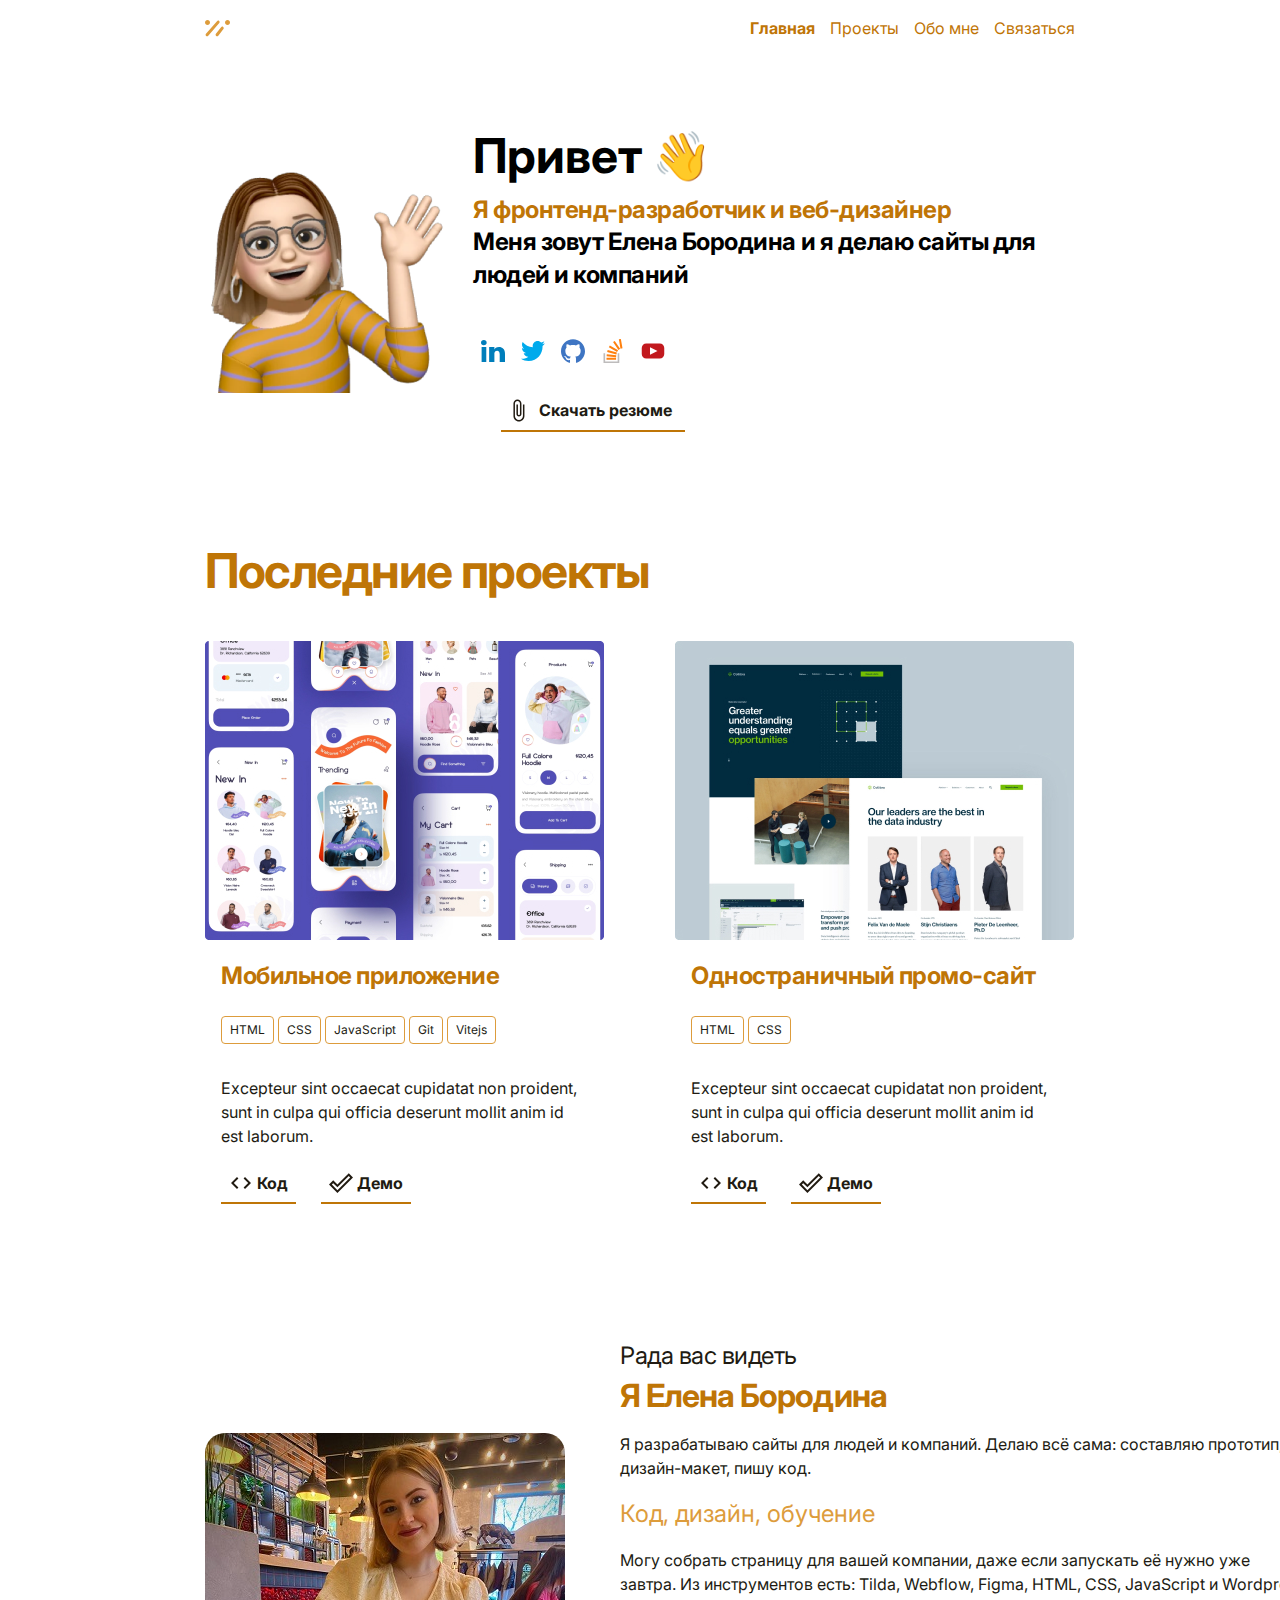
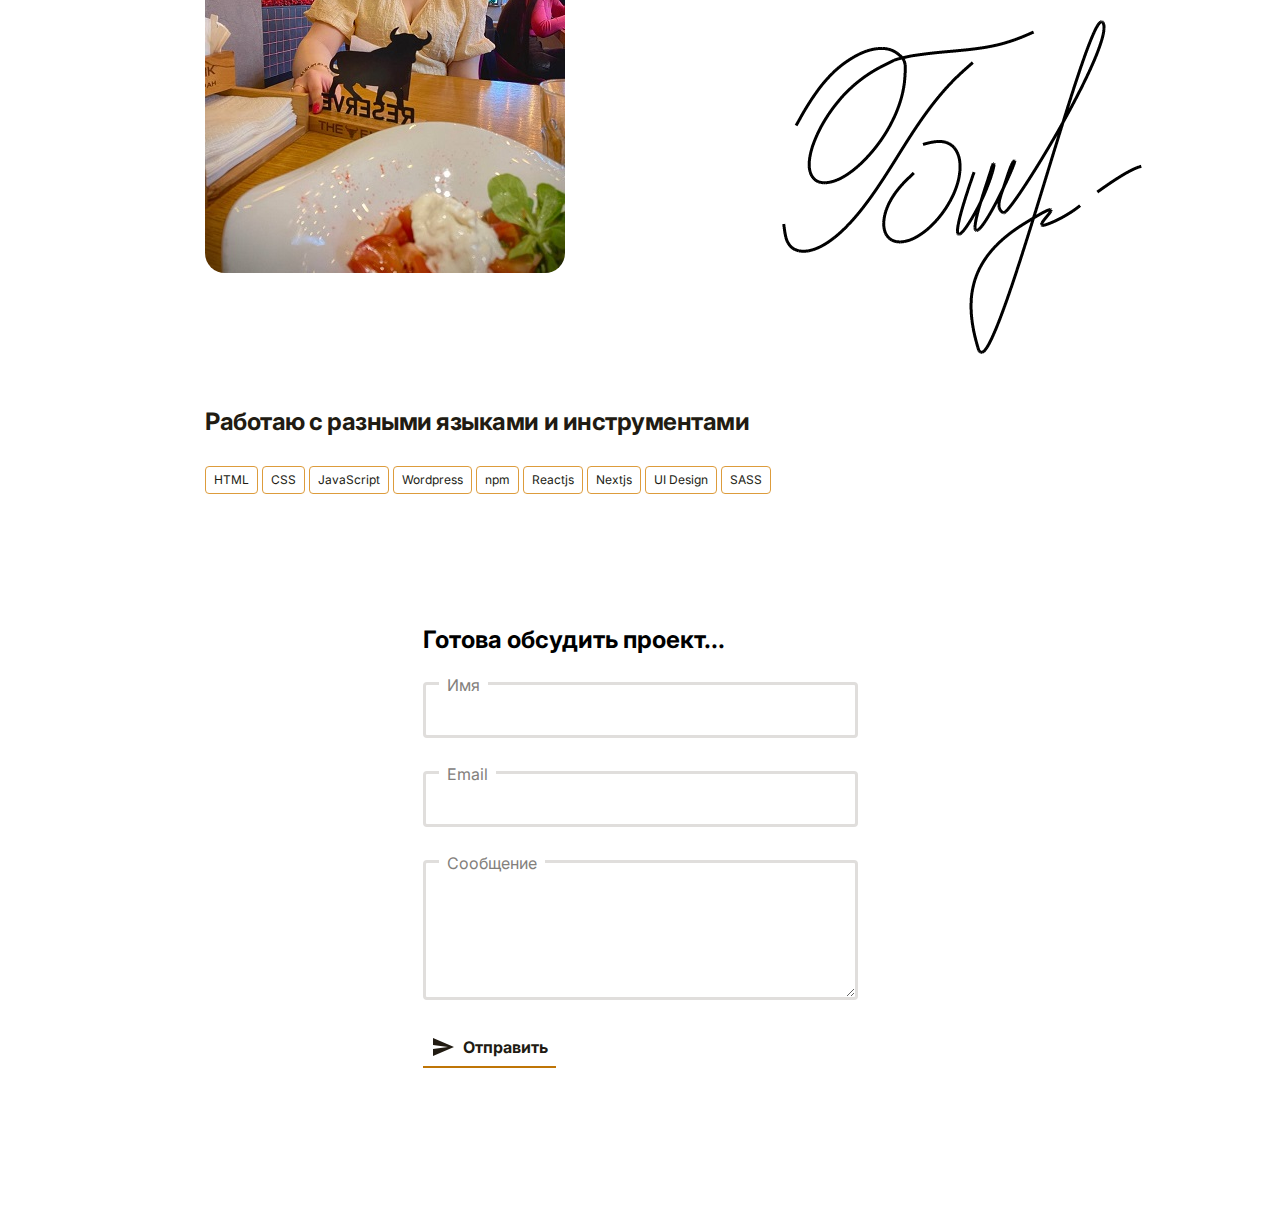
<file: index.html>
<!DOCTYPE html>
<html lang="ru">
<head>
  <meta charset="UTF-8">
  <meta http-equiv="X-UA-Compatible" content="IE=edge">
  <meta name="viewport" content="width=device-width, initial-scale=1.0">
  <title>Елена Бородина - веб-разработчик, фрилансер</title>
  <link rel="stylesheet" href="css/normalize.css">
  <link rel="stylesheet" href="css/style.css">
  <link rel="preconnect" href="https://fonts.googleapis.com">
  <link rel="preconnect" href="https://fonts.gstatic.com" crossorigin>
  <link href="https://fonts.googleapis.com/css2?family=Inter:wght@400;700&display=swap" rel="stylesheet" />
</head>
<body>
  <div class="navbar container">
    <img src="images/logo.svg" alt="Logo" />
    <nav class="navigation">
      <ul class="nav-list">
        <li class="nav-item"><a href="#" class="nav-link active">Главная</a></li>
        <li class="nav-item"><a href="#" class="nav-link">Проекты</a></li>
        <li class="nav-item"><a href="#" class="nav-link">Обо мне</a></li>
        <li class="nav-item"><a href="#" class="nav-link">Связаться</a></li>
      </ul>                             
    </nav>
  </div>

  <!-- ./navbar -->

  <header class="header container">
    <img src="images/avatar.png" alt="Елена Бородина"></div>
    <!-- /.header-photo -->
    <div class="header-text">
    <strong class="header-strong">Привет 👋</strong>
    <h1 class="header-heading">
      <span class="header-primery">Я фронтенд-разработчик и веб-дизайнер</span> <br> Меня зовут Елена Бородина и я делаю сайты для людей и компаний
    </h1>
    <div class="header-links"></div>
    <!-- /.header-links -->
    <ul class="social-list">
      <li class="social-item">
        <a href="" class="social-link"><img src="images/Icons/linkedin.svg" alt="linkedin" class="social-logo"></a>
      </li>
      <li class="social-item">
        <a href="" class="social-link"><img src="images/Icons/twitter.svg" alt="twitter" class="social-logo"></a>
      </li>
      <li class="social-item">
        <a href="" class="social-link"><img src="images/Icons/github.svg" alt="github" class="social-logo"></a>
      </li>
      <li class="social-item">
        <a href="" class="social-link"><img src="images/Icons/stackoverflow.svg" alt="stackoverflow" class="social-logo"></a>
      </li>
      <li class="social-item">
        <a href="" class="social-link"><img src="images/Icons/youtube.svg" alt="youtube" class="social-logo"></a>
      </li>
        </ul>
        <a href="#" class="cv-download" download>
          <img src="images/Icons/download.svg" alt="download-icon" class="cv-icon" />
          <span class="cv-text">Скачать резюме</span>
        </a>
      </div>
       <!-- /.header-links -->
     </div>
    <!-- /.header-text -->
    </header>
  <!-- /.header -->
  <section class="portfolio">
    <div class="container">
      <h2 class="section-heading">Последние проекты</h2>
      <div class="cards">
        <div class="card">
          <img src="images/portfolio/image 1.jpg" alt="Мобильное приложение" class="card-image" />
          <div class="card-text-wrapper">
          <!-- /.card-text-wrapper -->
            <h3 class="card-title">Мобильное приложение</h3>
            <ul class="tags">
              <li class="tags-item"><a href="#" class="tag">HTML</a></li>
              <li class="tags-item"><a href="#" class="tag">CSS</a></li>
              <li class="tags-item"><a href="#" class="tag">JavaScript</a></li>
              <li class="tags-item"><a href="#" class="tag">Git</a></li>
              <li class="tags-item"><a href="#" class="tag">Vitejs</a></li>
            </ul>
            <p class="card-text">
              Excepteur sint occaecat cupidatat non proident, sunt in culpa qui officia deserunt mollit anim id est laborum.
            </p>
            <div class="card-buttons">
              <a href="#" class="card-button">
                <img src="images/Icons/code.svg" alt="code icon" class="card-button-icon" />
                <span class="card-button-text">Код
                </span>
              </a>
              <a href="#" class="card-button">
                <img src="images/Icons/check.svg" alt="check icon" class="card-button-icon" />
                <span class="card-button-text">Демо
                </span>
              </a>
            </div>
          </div>
          <!-- /.card-text-wrapper -->
          <!-- /.card-buttons -->
          <!-- /.card-text -->
        </div>
        <!-- /.card -->
                <div class="card">
                  <img src="images/portfolio/image 2.jpg" alt="Одностраничный промо-сайт" class="card-image" />
                  <div class="card-text-wrapper">
                    <!-- /.card-text-wrapper -->
                    <h3 class="card-title">Одностраничный промо-сайт</h3>
                    <ul class="tags">
                      <lu class="tags-item"><a href="#" class="tag">HTML</a></lu>
                      <lu class="tags-item"><a href="#" class="tag">CSS</a></lu>
                    </ul>
                    <p class="card-text">
                      Excepteur sint occaecat cupidatat non proident, sunt in culpa qui officia deserunt mollit anim id est laborum.
                    </p>
                    <div class="card-buttons">
                      <a href="#" class="card-button">
                        <img src="images/Icons/code.svg" alt="code icon" class="card-button-icon" />
                        <span class="card-button-text">Код
                        </span>
                      </a>
                      <a href="#" class="card-button">
                        <img src="images/Icons/check.svg" alt="check icon" class="card-button-icon" />
                        <span class="card-button-text">Демо
                        </span>
                      </a>
                    </div>
                  </div>
                  <!-- /.card-text-wrapper -->
                  <!-- /.card-buttons -->
                  <!-- /.card-text -->
                </div>
                <!-- /.card -->
      </div>
      <!-- /.cards -->
    </div>
    <!-- /.container -->
  </section>
  <!-- /.portfolio -->
  <section class="developer container">
    <img src="images/developer-photo.png" alt="Елена Бородина" class="developer-photo" />
    <div class="developer-about">
      <span class="developer-hello">Рада вас видеть</span>
      <h2 class="developer-title">Я Елена Бородина</h2>
      <p class="developer-text">Я разрабатываю сайты для людей и компаний. Делаю всё сама: составляю прототип, дизайн-макет, пишу код. 
      </p>
      <span class="motto">Код, дизайн, обучение</span>
      <p class="developer-text">
        Могу собрать страницу для вашей компании, даже если запускать её нужно уже завтра. Из инструментов есть:
      Tilda, Webflow, Figma, HTML, CSS, JavaScript и Wordpress
      </p>
      <img src="images/sign.png" alt="Подпись: Елена Бородина" class="developer-sign" />
    </div>
    <!-- /.developer-about -->
  </section>
  <!-- /.developer container -->
  <section class="skills container">
    <h2 class="skills-title">Работаю с разными языками и инструментами</h2>
    <ul class="tags">
     <li class="tags-item"><a href="#" class="tag">HTML</a></li>
     <li class="tags-item"><a href="#" class="tag">CSS</a></li>
     <li class="tags-item"><a href="#" class="tag">JavaScript</a></li>
     <li class="tags-item"><a href="#" class="tag">Wordpress</a></li>
     <li class="tags-item"><a href="#" class="tag">npm</a></li>
     <li class="tags-item"><a href="#" class="tag">Reactjs</a></li>
     <li class="tags-item"><a href="#" class="tag">Nextjs</a></li>
     <li class="tags-item"><a href="#" class="tag">UI Design</a></li>
     <li class="tags-item"><a href="#" class="tag">SASS</a></li>
   </ul>
  </section>
  <!-- /.skills -->
  <section class="feedback form-container">
    <h2 class="feedback-title">Готова обсудить проект...</h2>
    <form action="#" class="form">
      <div class="input-group">
        <label for="userName" class="input-label">Имя</label>
        <input id="userName" type="text" class="input" />
      </div>
      <!-- /.input-group -->
      <div class="input-group">
        <label for="userEmail" class="input-label">Email</label>
        <input id="userEmail" type="text" class="input" />
      </div>
      <!-- /.input-group -->
      <div class="input-group">
        <label for="userMessage" class="input-label">Сообщение</label>
        <textarea id="userMessage" cols="30" rows="30" class="input textarea"></textarea>
      </div>
      <!-- /.input-group -->
      <div class="button-group"></div>
        <button type="submit" class="submit-button">
          <img src="images/Icons/send.svg" alt="send-icon" class="cv-icon" />
          <span class="cv-text">Отправить</span>
        </button>
      </div>
    </form>
  </section>
  <!-- /.feedback -->
</body>
</html>
</file>
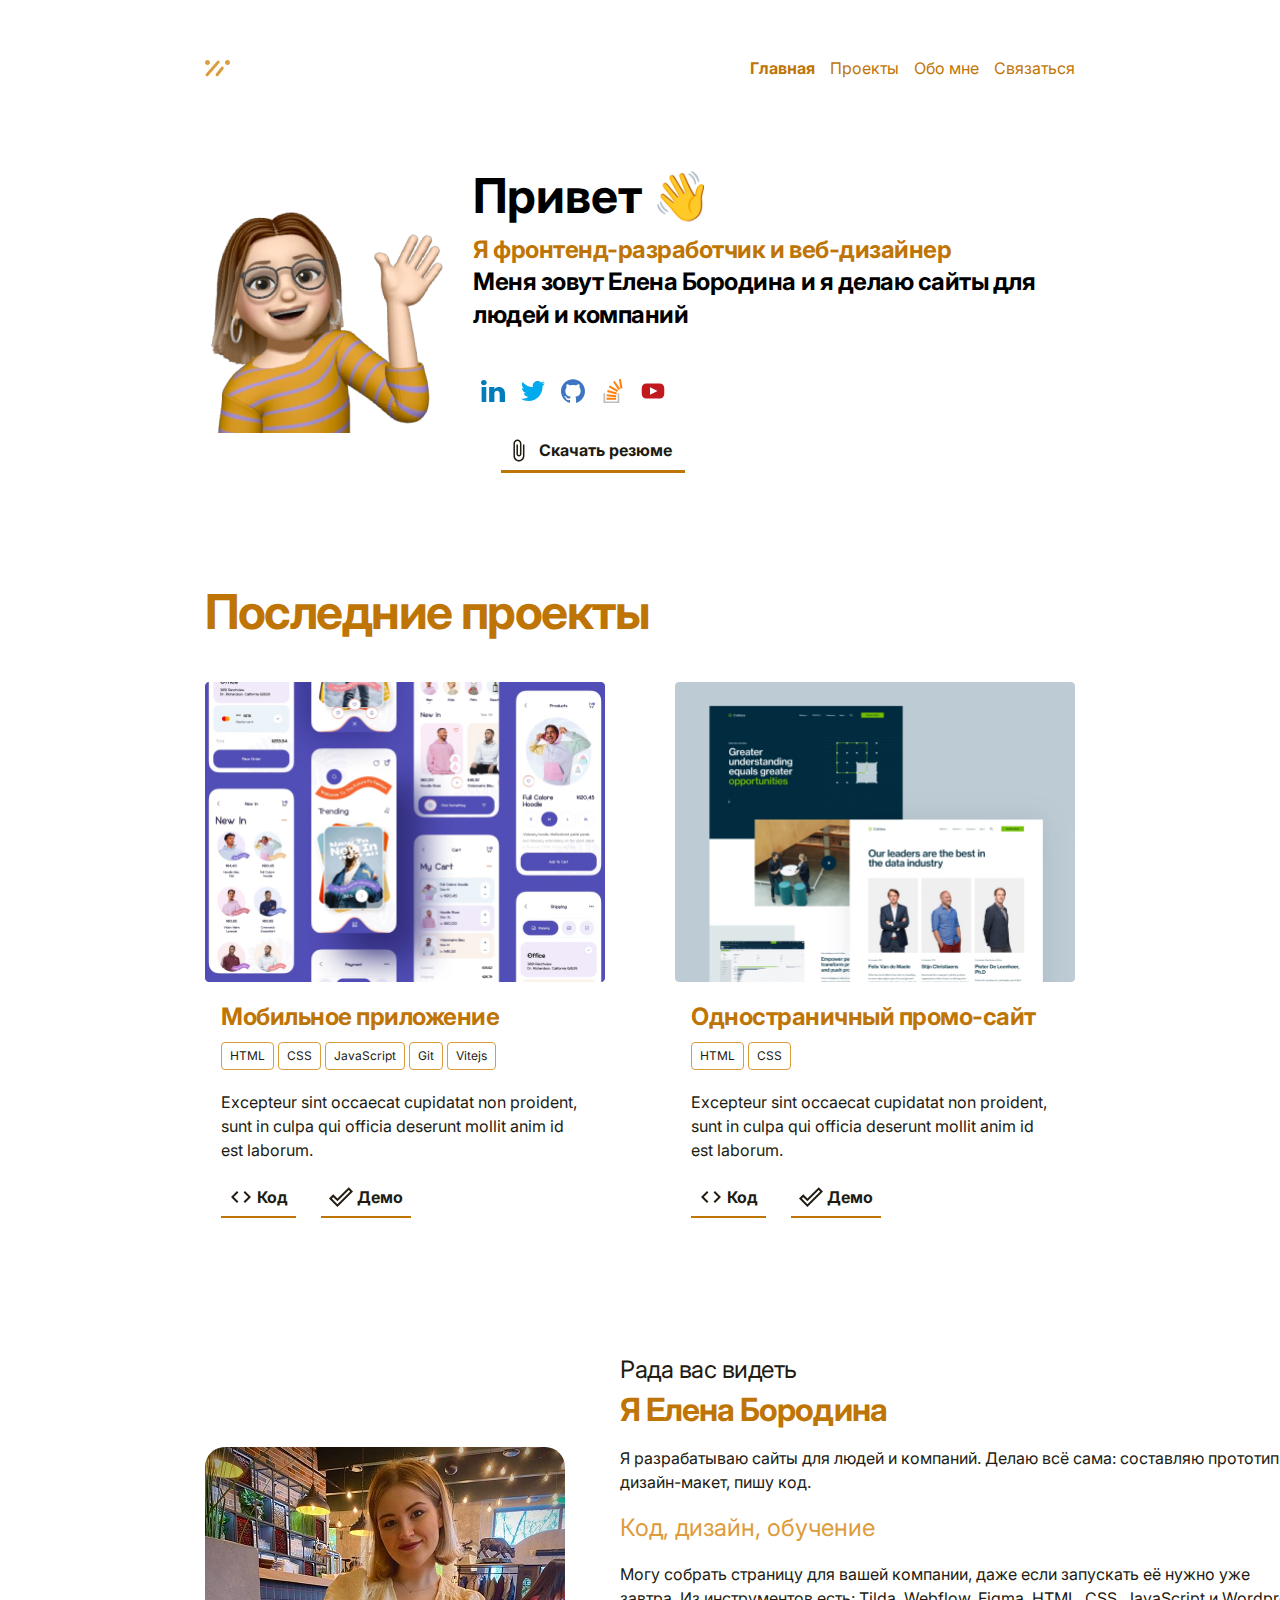
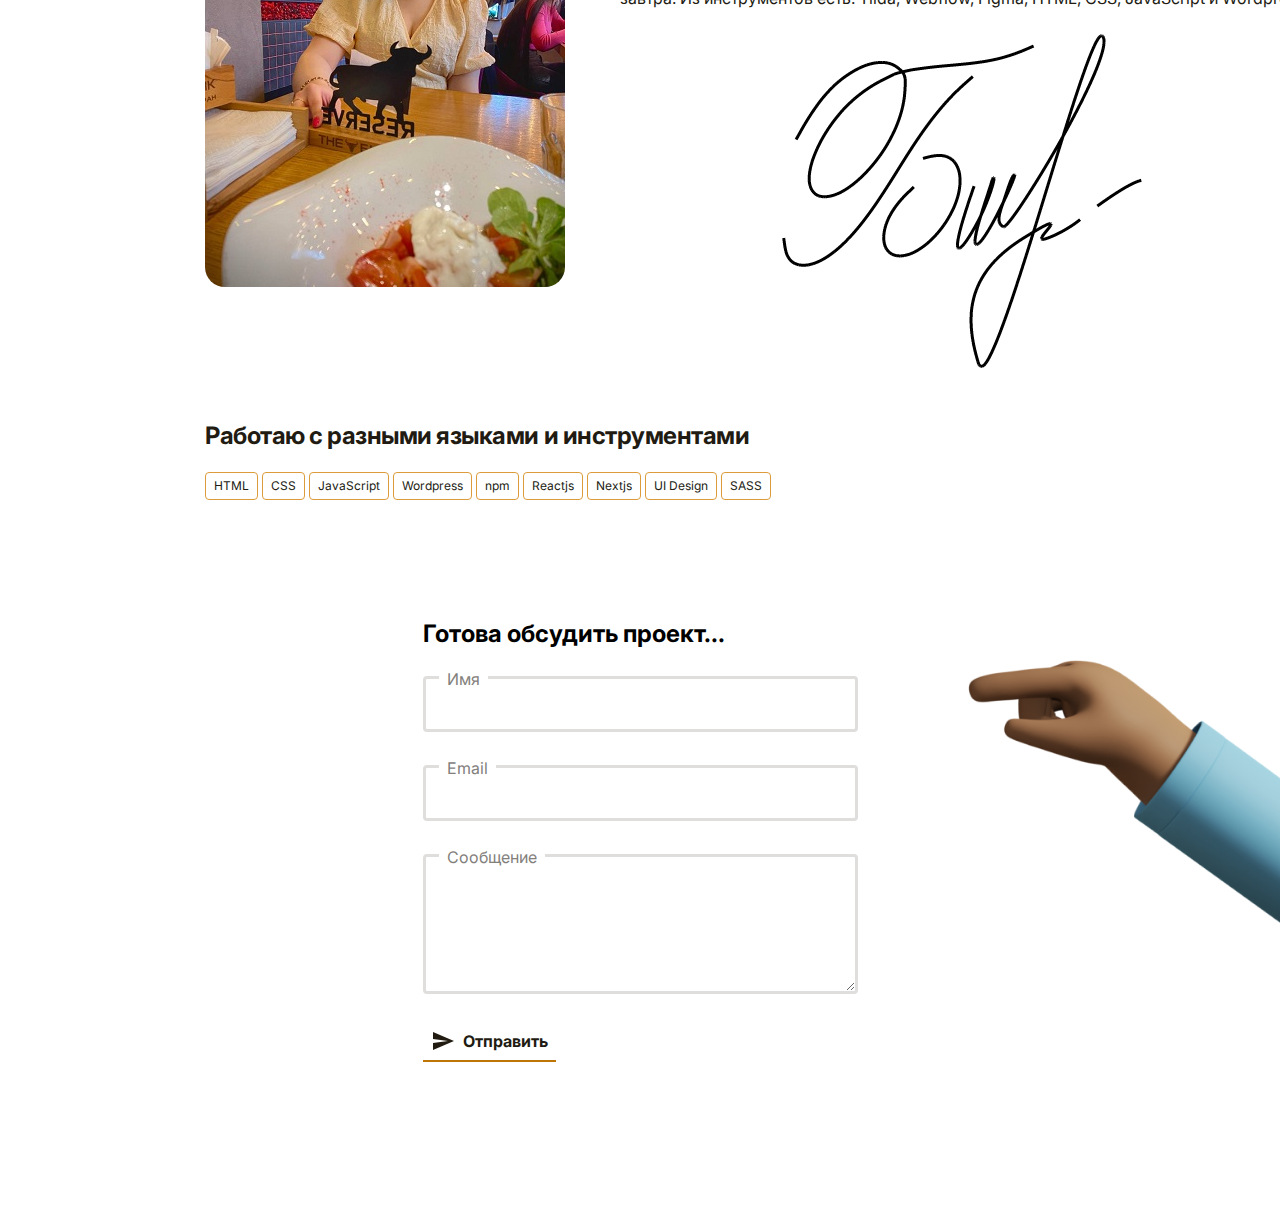
<file: my-portfolio/index.html>
<!DOCTYPE html>
<html lang="ru">
<head>
  <meta charset="UTF-8">
  <meta http-equiv="X-UA-Compatible" content="IE=edge">
  <meta name="viewport" content="width=device-width, initial-scale=1.0">
  <title>Елена Бородина - веб-разработчик, фрилансер</title>
  <link rel="stylesheet" href="css/normalize.css">
  <link rel="stylesheet" href="css/style.css">
  <link rel="preconnect" href="https://fonts.googleapis.com">
  <link rel="preconnect" href="https://fonts.gstatic.com" crossorigin>
  <link href="https://fonts.googleapis.com/css2?family=Inter:wght@400;700&display=swap" rel="stylesheet" />
</head>
<body>
  <div class="navbar container">
    <img src="images/logo.svg" alt="Logo" />
    <nav class="navigation">
      <ul class="nav-list">
        <li class="nav-item"><a href="#main" class="nav-link active">Главная</a></li>
        <li class="nav-item"><a href="#portfolio" class="nav-link">Проекты</a></li>
        <li class="nav-item"><a href="#developer" class="nav-link">Обо мне</a></li>
        <li class="nav-item"><a href="#feedback" class="nav-link">Связаться</a></li>
      </ul>                             
    </nav>
  </div>

  <!-- ./navbar -->

  <header class="header container" id="main">
    <img src="images/avatar.png" alt="Елена Бородина"></div>
    <!-- /.header-photo -->
    <div class="header-text">
    <strong class="header-strong">Привет 👋</strong>
    <h1 class="header-heading">
      <span class="header-primery">Я фронтенд-разработчик и веб-дизайнер</span> <br> Меня зовут Елена Бородина и я делаю сайты для людей и компаний
    </h1>
    <div class="header-links"></div>
    <!-- /.header-links -->
    <ul class="social-list">
      <li class="social-item">
        <a href="https://ru.linkedin.com/" class="social-link"><img src="images/Icons/linkedin.svg" alt="linkedin" class="social-logo"></a>
      </li>
      <li class="social-item">
        <a href="https://twitter.com/?lang=ru" class="social-link"><img src="images/Icons/twitter.svg" alt="twitter" class="social-logo"></a>
      </li>
      <li class="social-item">
        <a href="https://github.com/" class="social-link"><img src="images/Icons/github.svg" alt="github" class="social-logo"></a>
      </li>
      <li class="social-item">
        <a href="https://ru.stackoverflow.com/" class="social-link"><img src="images/Icons/stackoverflow.svg" alt="stackoverflow" class="social-logo"></a>
      </li>
      <li class="social-item">
        <a href="https://www.youtube.com/" class="social-link"><img src="images/Icons/youtube.svg" alt="youtube" class="social-logo"></a>
      </li>
        </ul>
        <a href="cv.pdf" class="cv-download" download>
          <img src="images/Icons/download.svg" alt="download-icon" class="cv-icon" />
          <span class="cv-text">Скачать резюме</span>
        </a>
      </div>
       <!-- /.header-links -->
     </div>
    <!-- /.header-text -->
    </header>
  <!-- /.header -->
  <section class="portfolio" id="portfolio">
    <div class="container">
      <h2 class="section-heading">Последние проекты</h2>
      <div class="cards">
        <div class="card">
          <img src="images/portfolio/image 1.jpg" alt="Мобильное приложение" class="card-image" />
          <div class="card-text-wrapper">
          <!-- /.card-text-wrapper -->
            <h3 class="card-title">Мобильное приложение</h3>
            <ul class="tags">
              <li class="tags-item"><a href="#" class="tag">HTML</a></li>
              <li class="tags-item"><a href="#" class="tag">CSS</a></li>
              <li class="tags-item"><a href="#" class="tag">JavaScript</a></li>
              <li class="tags-item"><a href="#" class="tag">Git</a></li>
              <li class="tags-item"><a href="#" class="tag">Vitejs</a></li>
            </ul>
            <p class="card-text">
              Excepteur sint occaecat cupidatat non proident, sunt in culpa qui officia deserunt mollit anim id est laborum.
            </p>
            <div class="card-buttons">
              <a href="#" class="card-button">
                <img src="images/Icons/code.svg" alt="code icon" class="card-button-icon" />
                <span class="card-button-text">Код
                </span>
              </a>
              <a href="#" class="card-button">
                <img src="images/Icons/check.svg" alt="check icon" class="card-button-icon" />
                <span class="card-button-text">Демо
                </span>
              </a>
            </div>
          </div>
          <!-- /.card-text-wrapper -->
          <!-- /.card-buttons -->
          <!-- /.card-text -->
        </div>
        <!-- /.card -->
                <div class="card">
                  <img src="images/portfolio/image 2.jpg" alt="Одностраничный промо-сайт" class="card-image" />
                  <div class="card-text-wrapper">
                    <!-- /.card-text-wrapper -->
                    <h3 class="card-title">Одностраничный промо-сайт</h3>
                    <ul class="tags">
                      <lu class="tags-item"><a href="#" class="tag">HTML</a></lu>
                      <lu class="tags-item"><a href="#" class="tag">CSS</a></lu>
                    </ul>
                    <p class="card-text">
                      Excepteur sint occaecat cupidatat non proident, sunt in culpa qui officia deserunt mollit anim id est laborum.
                    </p>
                    <div class="card-buttons">
                      <a href="#" class="card-button">
                        <img src="images/Icons/code.svg" alt="code icon" class="card-button-icon" />
                        <span class="card-button-text">Код
                        </span>
                      </a>
                      <a href="#" class="card-button">
                        <img src="images/Icons/check.svg" alt="check icon" class="card-button-icon" />
                        <span class="card-button-text">Демо
                        </span>
                      </a>
                    </div>
                  </div>
                  <!-- /.card-text-wrapper -->
                  <!-- /.card-buttons -->
                  <!-- /.card-text -->
                </div>
                <!-- /.card -->
      </div>
      <!-- /.cards -->
    </div>
    <!-- /.container -->
  </section>
  <!-- /.portfolio -->
  <section class="developer container" id="developer">
    <img src="images/developer-photo.png" alt="Елена Бородина" class="developer-photo" />
    <div class="developer-about">
      <span class="developer-hello">Рада вас видеть</span>
      <h2 class="developer-title">Я Елена Бородина</h2>
      <p class="developer-text">Я разрабатываю сайты для людей и компаний. Делаю всё сама: составляю прототип, дизайн-макет, пишу код. 
      </p>
      <span class="motto">Код, дизайн, обучение</span>
      <p class="developer-text">
        Могу собрать страницу для вашей компании, даже если запускать её нужно уже завтра. Из инструментов есть:
      Tilda, Webflow, Figma, HTML, CSS, JavaScript и Wordpress
      </p>
      <img src="images/sign.png" alt="Подпись: Елена Бородина" class="developer-sign" />
    </div>
    <!-- /.developer-about -->
  </section>
  <!-- /.developer container -->
  <section class="skills container" id="skills">
    <h2 class="skills-title">Работаю с разными языками и инструментами</h2>
    <ul class="tags">
     <li class="tags-item"><a href="#" class="tag">HTML</a></li>
     <li class="tags-item"><a href="#" class="tag">CSS</a></li>
     <li class="tags-item"><a href="#" class="tag">JavaScript</a></li>
     <li class="tags-item"><a href="#" class="tag">Wordpress</a></li>
     <li class="tags-item"><a href="#" class="tag">npm</a></li>
     <li class="tags-item"><a href="#" class="tag">Reactjs</a></li>
     <li class="tags-item"><a href="#" class="tag">Nextjs</a></li>
     <li class="tags-item"><a href="#" class="tag">UI Design</a></li>
     <li class="tags-item"><a href="#" class="tag">SASS</a></li>
   </ul>
  </section>
  <!-- /.skills -->
  <section class="feedback" id="feedback">
    <img src="images/hand.png" alt="hand" class="feedback-hand" />
    <div class="form-container">
    <h2 class="feedback-title">Готова обсудить проект...</h2>
    <form action="#" class="form">
      <div class="input-group">
        <label for="userName" class="input-label">Имя</label>
        <input id="userName" name="client_name" type="text" class="input" />
      </div>
      <!-- /.input-group -->
      <div class="input-group">
        <label for="userEmail" class="input-label">Email</label>
        <input id="userEmail" name="client_email" type="text" class="input" />
      </div>
      <!-- /.input-group -->
      <div class="input-group">
        <label for="userMessage" class="input-label">Сообщение</label>
        <textarea id="userMessage" name="client_message" cols="30" rows="30" class="input textarea"></textarea>
      </div>
      <!-- /.input-group -->
      <div class="button-group"></div>
        <button type="submit" class="submit-button">
          <img src="images/Icons/send.svg" alt="send-icon" class="cv-icon" />
          <span class="cv-text">Отправить</span>
      </div>
        </button>
      </div>
    </form>
   </div>
  </section>
  <!-- /.feedback -->
  <script src="js/main.js"></script>
</body>
</html>
</file>
<file: css/style.css>
* {
  box-sizing: border-box;
}

body {
  font-family: 'Inter', sans-serif;
}
.navbar {
  max-width: 870px;
  width: 100%;
  margin: auto;
  display: flex;
  align-items: center;
  justify-content: space-between;
}

.nav-list {
  display: flex;
  align-items: center;
  list-style: none;
  padding: 0;
}

.nav-link {
  text-decoration: none;
  color: #BF7506;
  margin-left: 15px;
  font-size: 16px;    
  line-height: 150%;
}

.nav-link.active {
  font-weight: 700;
}

.container {
  max-width: 870px;
  width: 100%;
  margin: auto;
}

.header {
  padding: 70px 0;
  display: flex;
  align-items: center;
}

.header-text {
  margin-left: 27px;
}

.header-strong {
  font-weight: 700;
  font-size: 48px;
  line-height: 125%;
}

.header-heading {
  font-weight: 700;
  font-size: 24px;
  line-height: 135%;
  letter-spacing: -0.02em;
  margin-top: 8px;
  margin-bottom: 24px;
}

.header-primery {
  color: #BF7506;
}

.social-list {
  list-style-type: none;
  padding: 0;
  display: flex;
  align-items: center;
}

.social-link {
  display: inline-block;
  padding: 8px;
}

.header-links {
  display: flex;
  align-items: center;
}

.cv-download {
  padding: 7px 5px;
  margin-left: 28px;
  display: flex;
  align-items: center;
  text-decoration: none;
  font-weight: 700;
  font-size: 16px;
  line-height: 150%;
  color: #211B12;
  border-bottom: 2px solid #BF7506;
  flex: none;
  order: 1;
  align-self: stretch;
  flex-grow: 0;
  width: 183.88px;
}

.cv-icon {
  margin-right: 8px;
}

.section-heading {
  font-weight: 700;
  font-size: 48px;
  line-height: 125%;
  letter-spacing: -0.03em;
  color: #BF7506;
}

.card {
  max-width: 400px;
  margin-bottom: 40px;
}

.card-text-wrapper {
  padding: 16px;
}

.card-title {
  font-weight: 700;
  font-size: 24px;
  line-height: 135%;
  letter-spacing: -0.02em;
  color: #BF7506;
  margin-top: 0;
  margin-bottom: 8px;
}

.card-text {
  font-weight: 400;
  font-size: 16px;
  line-height: 150%;
  color: #211B12;
}

.tags {
  list-style-type: none;
  padding: 0;
  display: flex;
  align-items: center;
}

.tag {
  padding: 4px 8px;
  display: inline-block;
  font-weight: 400;
  font-size: 12px;
  line-height: 150%;
  text-decoration: none;
  color: #211B12;
  background: #FFFFFF;
  border: 1px solid #DD9C3C;
  border-radius: 4px;
  margin-right: 4px;
  margin-top: 8px;
  margin-bottom: 16px;
}

.card-buttons {
  display: flex;
  align-items: center;
}

.card-button {
  display: flex;
  align-items: center;
  padding: 7px 8px;
  text-decoration: none;
  font-weight: 700;
  font-size: 16px;
  line-height: 150%;
  color: #211B12;
  border-bottom: 2px solid #BF7506;
  margin-right: 25px;
}

.card-button-icon {
  margin-right: 4px;
}

.cards {
  display: flex;
  align-items: flex-start;
  justify-content: space-between;
}

.developer {
  padding: 80px 0 20px;
  display: flex;
  align-items: center;
}

.developer-photo {
  width: 360px;
  height: 440px;
  flex-shrink: 0;
  object-fit: cover;
  border-radius: 20px;
}

.developer-about {
  margin-left: 55px;
}

.developer-hello {
  font-weight: 400;
  font-size: 24px;
  line-height: 135%;
  letter-spacing: -0.02em;
  color: #211B12;
}

.developer-title {
  font-weight: 700;
  font-size: 32px;
  line-height: 125%;
  letter-spacing: -0.03em;
  color: #BF7506;
  margin-top: 4px;
  margin-bottom: 16px;
}

.developer-text {
  font-weight: 400;
  font-size: 16px;
  line-height: 150%;
  color: #211B12;
}

.motto {
  font-weight: 400;
  font-size: 24px;
  line-height: 150%;
  color: #DD9C3C;
  margin: 16px 0;
}

.developer-sign {
  min-width: 200px;
}

.skills-title {
  font-weight: 700;
  font-size: 24px;
  line-height: 135%;
  letter-spacing: -0.02em;
  color: #211B12;
}

.feedback {
  padding: 80px 0 160px;
}

.input-group {
  position: relative;
  margin-bottom: 24px;
}

.input-label {
  position: absolute;
  font-weight: 400;
  font-size: 16px;
  line-height: 150%;
  color: #83807C;
  padding: 0 8px;
  background: #FFFFFF;
  top: 0;
  left: 16px;
}

.input-group {
padding-top: 9px;
}

.input {
  border: 3px solid #E0DEDC;
  border-radius: 4px;
  width: 435px;
  height: 56px;
}

.textarea {
  min-height: 140px;
}

.form-container {
  max-width: 435px;
  margin: auto;
}

.submit-button {
  padding: 7px 8px;
  display: flex;
  align-items: center;
  text-decoration: none;
  font-weight: 700;
  font-size: 16px;
  line-height: 150%;
  color: #211B12;
  border: none;
  border-bottom: 2px solid #BF7506;
  background-color: #fff;
  cursor: pointer;
}

.button-group {
  display: flex;
  justify-content: flex-end;
}
</file>
<file: my-portfolio/css/style.css>
* {
  box-sizing: border-box;
}

body {
  font-family: 'Inter', sans-serif;
}
.navbar {
  padding-top: 40px;
  max-width: 870px;
  width: 100%;
  display: flex;
  align-items: center;
  justify-content: space-between;
}

.nav-list {
  display: flex;
  align-items: center;
  list-style: none;
  padding: 0;
}

.nav-link {
  text-decoration: none;
  color: #BF7506;
  margin-left: 15px;
  font-size: 16px;    
  line-height: 150%;
}

.nav-link.active {
  font-weight: 700;
}

.container {
  max-width: 870px;
  width: 100%;
  margin: auto;
}

.header {
  padding: 70px 0;
  display: flex;
  align-items: center;
}

.header-text {
  margin-left: 27px;
}

.header-strong {
  font-weight: 700;
  font-size: 48px;
  line-height: 125%;
}

.header-heading {
  font-weight: 700;
  font-size: 24px;
  line-height: 135%;
  letter-spacing: -0.02em;
  margin-top: 8px;
  margin-bottom: 24px;
}

.header-primery {
  color: #BF7506;
}

.social-list {
  list-style-type: none;
  padding: 0;
  display: flex;
  align-items: center;
}

.social-link {
  display: inline-block;
  padding: 8px;
}

.header-links {
  display: flex;
  align-items: center;
}

.cv-download {
padding: 7px 5px;
margin-left: 28px;
display: flex;
align-items: center;
text-decoration: none;
font-weight: 700;
font-size: 16px;
line-height: 150%;
color: #211B12;
border-bottom: 3px solid #BF7506;
flex: none;
order: 1;
align-self: stretch;
flex-grow: 0;
width: 183.88px;
}

.cv-icon {
margin-right: 8px;
}

.section-heading {
  font-weight: 700;
  font-size: 48px;
  line-height: 125%;
  letter-spacing: -0.03em;
  color: #BF7506;
}

.card {
  max-width: 400px;
  margin-bottom: 40px;
}

.card-image {
  min-width: 100%;
}

.card-text-wrapper {
  padding: 16px;
}

.card-title {
  font-weight: 700;
  font-size: 24px;
  line-height: 135%;
  letter-spacing: -0.02em;
  color: #BF7506;
  margin-top: 0;
  margin-bottom: 8px;
}

.card-text {
  font-weight: 400;
  font-size: 16px;
  line-height: 150%;
  color: #211B12;
}

.tags {
  list-style-type: none;
  padding: 0;
  display: flex;
  align-items: center;
  margin-top: 8px;
  margin-bottom: 16px;
}

.tag {
  padding: 4px 8px;
  display: inline-block;
  font-weight: 400;
  font-size: 12px;
  line-height: 150%;
  text-decoration: none;
  color: #211B12;
  background: #FFFFFF;
  border: 1px solid #DD9C3C;
  border-radius: 4px;
  margin-right: 4px;
  margin-bottom: 4px;
}

.card-buttons {
  display: flex;
  align-items: center;
}

.card-button {
  display: flex;
  align-items: center;
  padding: 7px 8px;
  text-decoration: none;
  font-weight: 700;
  font-size: 16px;
  line-height: 150%;
  color: #211B12;
  border-bottom: 2px solid #BF7506;
  margin-right: 25px;
}

.card-button-icon {
  margin-right: 4px;
}

.cards {
  display: flex;
  align-items: flex-start;
  justify-content: space-between;
}

.developer {
  padding: 80px 0 20px;
  display: flex;
  align-items: center;
}

.developer-photo {
  width: 360px;
  height: 440px;
  flex-shrink: 0;
  object-fit: cover;
  border-radius: 20px;
}

.developer-about {
  margin-left: 55px;
}

.developer-hello {
  font-weight: 400;
  font-size: 24px;
  line-height: 135%;
  letter-spacing: -0.02em;
  color: #211B12;
}

.developer-title {
  font-weight: 700;
  font-size: 32px;
  line-height: 125%;
  letter-spacing: -0.03em;
  color: #BF7506;
  margin-top: 4px;
  margin-bottom: 16px;
}

.developer-text {
  font-weight: 400;
  font-size: 16px;
  line-height: 150%;
  color: #211B12;
}

.motto {
  font-weight: 400;
  font-size: 24px;
  line-height: 150%;
  color: #DD9C3C;
  margin: 16px 0;
}

.developer-sign {
  min-width: 200px;
}

.skills-title {
  font-weight: 700;
  font-size: 24px;
  line-height: 135%;
  letter-spacing: -0.02em;
  color: #211B12;
}

.feedback {
  position: relative;
  padding: 80px 0 160px;
}

.feedback-hand {
  position: absolute;
  right: 0;
  top: 20%;
  width: 25%;
}

.input-group {
  position: relative;
  margin-bottom: 24px;
}

.input-label {
  position: absolute;
  font-weight: 400;
  font-size: 16px;
  line-height: 150%;
  color: #83807C;
  padding: 0 8px;
  background: #FFFFFF;
  top: 0;
  left: 16px;
}

.input-group {
padding-top: 9px;
}

.input {
  border: 3px solid #E0DEDC;
  border-radius: 4px;
  width: 100%;
  height: 56px;
}

.textarea {
  min-height: 140px;
}

.form-container {
  max-width: 435px;
  margin: auto;
}

.submit-button {
  padding: 7px 8px;
  display: flex;
  align-items: center;
  text-decoration: none;
  font-weight: 700;
  font-size: 16px;
  line-height: 150%;
  color: #211B12;
  border: none;
  border-bottom: 2px solid #BF7506;
  background-color: #fff;
  cursor: pointer;
}

.button-group {
  display: flex;
  justify-content: flex-end;
}

@media (max-width: 1024px) {
  .container {
    max-width: 760px;
  }
}

.card {
  min-width: 350px;
}

@media (max-width: 790px) {
  .container {
    max-width: 576px;
  }

.header-photo {
  min-width: 150px;
}
.header-strong {
  font-size: 36px;
}
.header-heading {
  font-size: 18px;
}
.cv-download {
  margin-left: 15px;
}
.card {
  max-width: 45%;
}
.card-text-wrapper {
  padding: 8px 0;
}
.developer {
  flex-direction: column;
}
.developer-photo {
  width: 100%;
  height: 350px;
  margin-bottom: 30px;
}
.developer-about {
  margin-left: 0;
  padding-left: 20px;
}
.feedback-hand {
  display: none;
}
}
@media (max-width: 600px) {
  .container {
    max-width: 90px;
  }
  .header {
    flex-direction: column;
    padding-top: 30px;
    text-align: center;
  }
  .header-links,
  .cards,
  .navbar {
    flex-direction: column;
  }
  .cv-download {
    margin-left: 0;
  }
  .card {
    max-width: 100%;
  }
  .tags {
    flex-wrap: wrap;
  }
}
@media (max-width: 480px) {
   .form-container {
     width: 90%;
   }
   .nav-list {
    flex-direction: column;
   }
   .nav-link {
    margin-left: 0;
    margin-bottom: 10px;
   }
}
</file>
